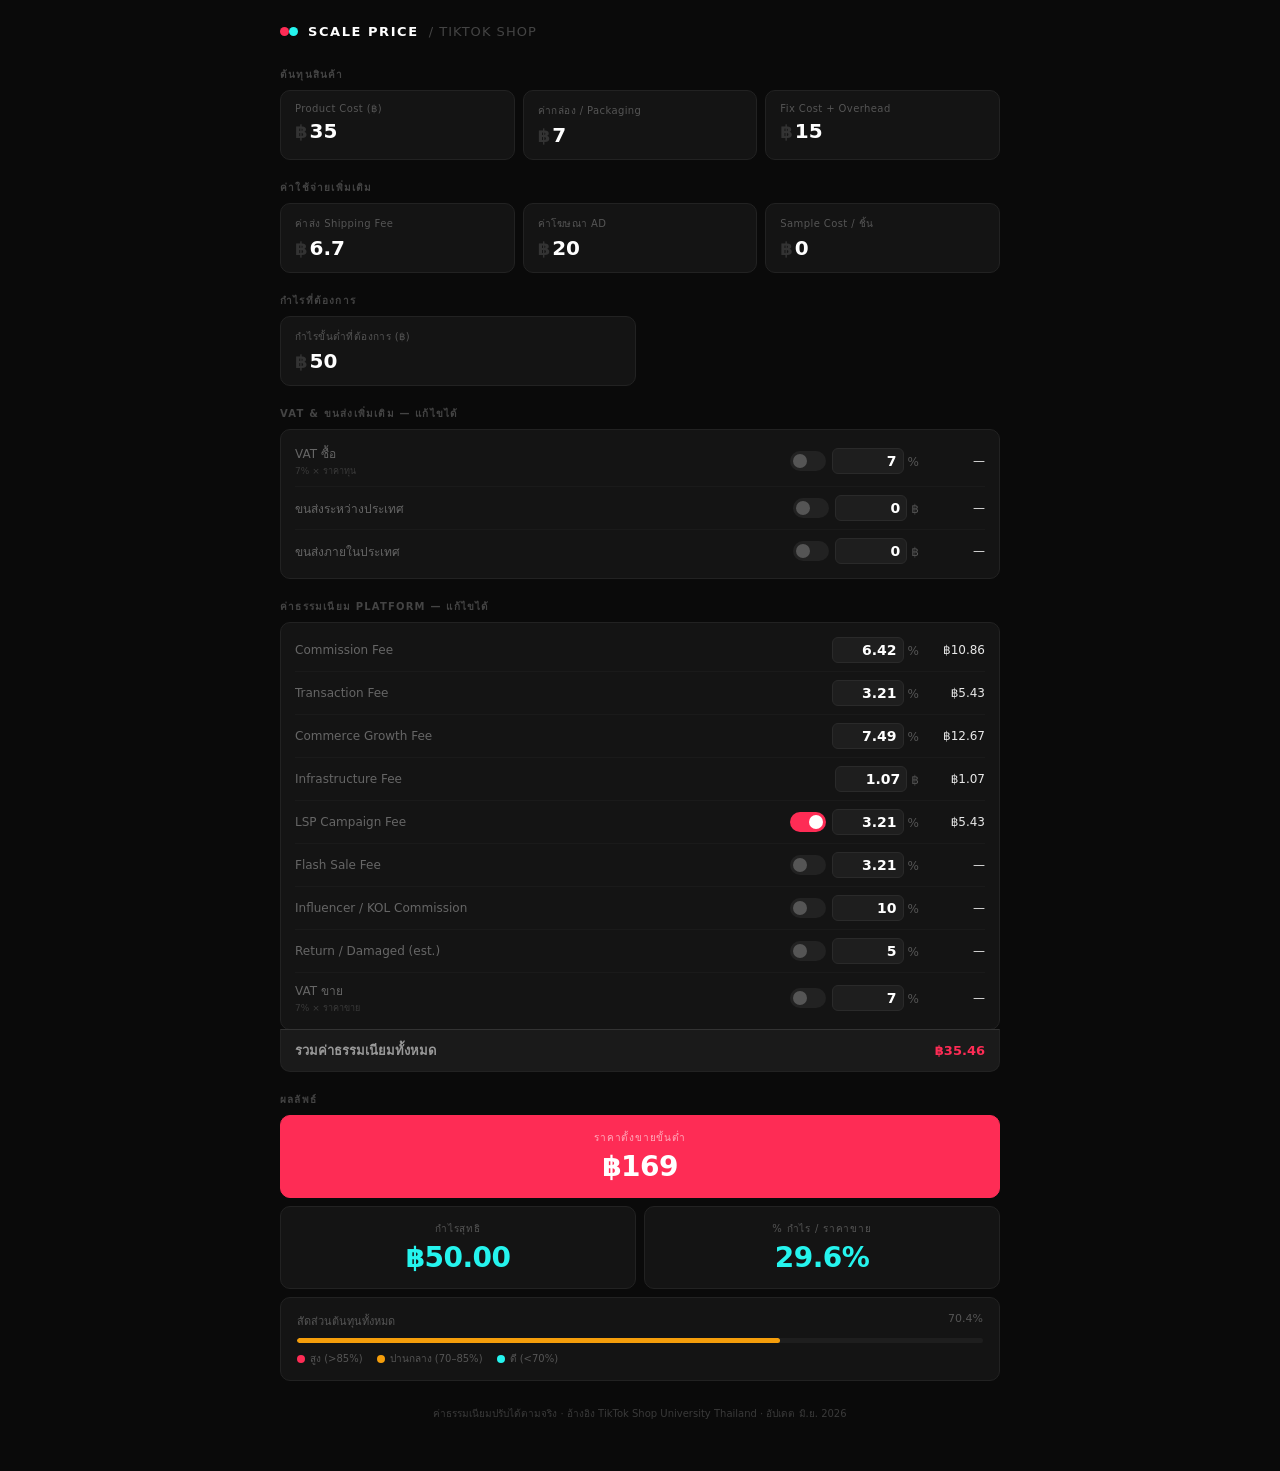
<file: index.html>
<!DOCTYPE html>
<html lang="th">
<head>
<meta charset="UTF-8">
<meta name="viewport" content="width=device-width, initial-scale=1.0">
<title>SCALE PRICE — TikTok Shop Calculator</title>
<style>
* { box-sizing: border-box; margin: 0; padding: 0; }
body {
  font-family: 'Segoe UI', system-ui, sans-serif;
  background: #0a0a0a;
  color: #e8e8e8;
  min-height: 100vh;
  padding: 1.5rem 1rem 3rem;
}
.container { max-width: 720px; margin: 0 auto; }

header { display: flex; align-items: center; gap: 10px; margin-bottom: 1.75rem; }
.logo { display: flex; gap: 5px; align-items: center; }
.dot { width: 9px; height: 9px; border-radius: 50%; }
.dot-r { background: #fe2c55; }
.dot-c { background: #25f4ee; margin-left: -5px; }
header h1 { font-size: 13px; font-weight: 700; letter-spacing: 0.12em; text-transform: uppercase; color: #fff; }
header span { font-size: 13px; color: #444; letter-spacing: 0.08em; text-transform: uppercase; }

.slabel {
  font-size: 10px; font-weight: 700; letter-spacing: 0.12em;
  text-transform: uppercase; color: #444; margin-bottom: 8px; margin-top: 1.25rem;
}

.g2 { display: grid; grid-template-columns: 1fr 1fr; gap: 8px; }
.g3 { display: grid; grid-template-columns: 1fr 1fr 1fr; gap: 8px; }

.icard {
  background: #141414; border: 1px solid #222; border-radius: 10px;
  padding: 12px 14px;
}
.icard label { display: block; font-size: 10px; color: #555; margin-bottom: 5px; letter-spacing: 0.04em; }
.irow { display: flex; align-items: baseline; gap: 2px; }
.pfx { font-size: 18px; font-weight: 600; color: #333; }
.sfx { font-size: 18px; font-weight: 600; color: #333; }
.icard input[type="number"] {
  width: 100%; background: transparent; border: none; outline: none;
  font-size: 20px; font-weight: 600; color: #fff; font-family: inherit;
  -moz-appearance: textfield;
}
.icard input[type="number"]::-webkit-inner-spin-button,
.icard input[type="number"]::-webkit-outer-spin-button { -webkit-appearance: none; }

/* fee editable rows */
.fee-edit-box {
  background: #141414; border: 1px solid #222; border-radius: 10px;
  padding: 6px 14px; margin-top: 8px;
}
.fee-edit-row {
  display: flex; align-items: center; justify-content: space-between;
  padding: 8px 0; border-bottom: 1px solid #1a1a1a; gap: 8px;
}
.fee-edit-row:last-child { border-bottom: none; }
.fe-name { font-size: 12px; color: #666; flex: 1; }
.fe-input-wrap { display: flex; align-items: baseline; gap: 2px; }
.fe-input-wrap input[type="number"] {
  background: #1e1e1e; border: 1px solid #2a2a2a; border-radius: 6px;
  color: #fff; font-size: 14px; font-weight: 600; font-family: inherit;
  padding: 4px 6px; width: 72px; text-align: right; outline: none;
  -moz-appearance: textfield;
}
.fe-input-wrap input[type="number"]::-webkit-inner-spin-button,
.fe-input-wrap input[type="number"]::-webkit-outer-spin-button { -webkit-appearance: none; }
.fe-input-wrap input[type="number"]:focus { border-color: #fe2c55; }
.fe-unit { font-size: 12px; color: #555; margin-left: 2px; }
.fe-calc { font-size: 12px; color: #e8e8e8; font-variant-numeric: tabular-nums; min-width: 60px; text-align: right; }
.fe-toggle { display: flex; align-items: center; gap: 6px; }
.fe-sub { font-size: 9px; color: #3a3a3a; display: block; margin-top: 1px; }

/* toggle */
.toggle { position: relative; width: 36px; height: 20px; flex-shrink: 0; }
.toggle input { opacity: 0; width: 0; height: 0; }
.tslider {
  position: absolute; inset: 0; background: #222; border-radius: 20px;
  cursor: pointer; transition: background 0.2s;
}
.tslider:before {
  content: ''; position: absolute; width: 14px; height: 14px;
  left: 3px; top: 3px; background: #555; border-radius: 50%; transition: all 0.2s;
}
input:checked + .tslider { background: #fe2c55; }
input:checked + .tslider:before { transform: translateX(16px); background: #fff; }

/* fee total row */
.fee-total-row {
  display: flex; justify-content: space-between; align-items: center;
  padding: 10px 14px; background: #1a1a1a; border-radius: 0 0 10px 10px;
  border: 1px solid #222; border-top: 1px solid #333; margin-top: -1px; font-size: 13px;
}
.fee-total-row .ft-name { color: #999; font-weight: 600; }
.fee-total-row .ft-amt { color: #fe2c55; font-weight: 700; font-variant-numeric: tabular-nums; }

/* results */
.results { display: grid; grid-template-columns: 1fr 1fr; gap: 8px; margin-top: 8px; }
.rcard {
  border-radius: 10px; padding: 14px 16px; text-align: center;
  background: #141414; border: 1px solid #222;
}
.rcard.main { grid-column: 1 / -1; background: #fe2c55; border-color: #fe2c55; }
.rlabel { font-size: 10px; letter-spacing: 0.08em; text-transform: uppercase; margin-bottom: 5px; }
.rcard .rlabel { color: #555; }
.rcard.main .rlabel { color: rgba(255,255,255,0.6); }
.rval { font-size: 28px; font-weight: 700; letter-spacing: -0.02em; font-variant-numeric: tabular-nums; }
.rcard .rval { color: #e8e8e8; }
.rcard.main .rval { color: #fff; }
.positive { color: #25f4ee !important; }
.negative { color: #fe2c55 !important; }

.bar-wrap {
  background: #141414; border: 1px solid #222; border-radius: 10px;
  padding: 14px 16px; margin-top: 8px;
}
.bar-header { display: flex; justify-content: space-between; font-size: 11px; color: #555; margin-bottom: 8px; }
.bar-track { height: 5px; background: #1e1e1e; border-radius: 3px; overflow: hidden; }
.bar-fill { height: 100%; border-radius: 3px; transition: width 0.3s ease; }
.bar-legend { display: flex; gap: 14px; margin-top: 8px; flex-wrap: wrap; }
.bl { display: flex; align-items: center; gap: 5px; font-size: 10px; color: #555; }
.bl-dot { width: 8px; height: 8px; border-radius: 50%; }

.note { font-size: 10px; color: #3a3a3a; text-align: center; margin-top: 1.5rem; line-height: 1.8; }
</style>
</head>
<body>
<div class="container">

<header>
  <div class="logo">
    <div class="dot dot-r"></div>
    <div class="dot dot-c"></div>
  </div>
  <h1>Scale Price</h1>
  <span>/ TikTok Shop</span>
</header>

<!-- COST INPUTS -->
<div class="slabel">ต้นทุนสินค้า</div>
<div class="g3">
  <div class="icard">
    <label>Product Cost (฿)</label>
    <div class="irow"><span class="pfx">฿</span><input type="number" id="product_cost" value="35" min="0" oninput="calc()"></div>
  </div>
  <div class="icard">
    <label>ค่ากล่อง / Packaging</label>
    <div class="irow"><span class="pfx">฿</span><input type="number" id="box" value="7" min="0" oninput="calc()"></div>
  </div>
  <div class="icard">
    <label>Fix Cost + Overhead</label>
    <div class="irow"><span class="pfx">฿</span><input type="number" id="fixcost" value="15" min="0" oninput="calc()"></div>
  </div>
</div>

<div class="slabel">ค่าใช้จ่ายเพิ่มเติม</div>
<div class="g3">
  <div class="icard">
    <label>ค่าส่ง Shipping Fee</label>
    <div class="irow"><span class="pfx">฿</span><input type="number" id="shipping" value="6.7" min="0" step="0.1" oninput="calc()"></div>
  </div>
  <div class="icard">
    <label>ค่าโฆษณา AD</label>
    <div class="irow"><span class="pfx">฿</span><input type="number" id="ad" value="20" min="0" oninput="calc()"></div>
  </div>
  <div class="icard">
    <label>Sample Cost / ชิ้น</label>
    <div class="irow"><span class="pfx">฿</span><input type="number" id="sample" value="0" min="0" step="0.1" oninput="calc()"></div>
  </div>
</div>

<div class="slabel">กำไรที่ต้องการ</div>
<div class="g2">
  <div class="icard">
    <label>กำไรขั้นต่ำที่ต้องการ (฿)</label>
    <div class="irow"><span class="pfx">฿</span><input type="number" id="profit_target" value="50" min="0" oninput="calc()"></div>
  </div>
</div>

<!-- VAT + INTL/DOMESTIC SHIPPING -->
<div class="slabel">VAT &amp; ขนส่งเพิ่มเติม — แก้ไขได้</div>
<div class="fee-edit-box">

  <!-- VAT ซื้อ -->
  <div class="fee-edit-row">
    <span class="fe-name">VAT ซื้อ<span class="fe-sub">7% × ราคาทุน</span></span>
    <div class="fe-toggle">
      <label class="toggle"><input type="checkbox" id="vatbuy_toggle" onchange="calc()"><span class="tslider"></span></label>
      <div class="fe-input-wrap">
        <input type="number" id="r-vatbuy" value="7" step="0.01" min="0" max="100" oninput="calc()">
        <span class="fe-unit">%</span>
      </div>
      <span class="fe-calc" id="fc-vatbuy">฿0.00</span>
    </div>
  </div>

  <!-- ขนส่งระหว่างประเทศ -->
  <div class="fee-edit-row">
    <span class="fe-name">ขนส่งระหว่างประเทศ</span>
    <div class="fe-toggle">
      <label class="toggle"><input type="checkbox" id="intlship_toggle" onchange="calc()"><span class="tslider"></span></label>
      <div class="fe-input-wrap">
        <input type="number" id="r-intlship" value="0" step="0.1" min="0" oninput="calc()">
        <span class="fe-unit">฿</span>
      </div>
      <span class="fe-calc" id="fc-intlship">฿0.00</span>
    </div>
  </div>

  <!-- ขนส่งภายในประเทศ -->
  <div class="fee-edit-row">
    <span class="fe-name">ขนส่งภายในประเทศ</span>
    <div class="fe-toggle">
      <label class="toggle"><input type="checkbox" id="domship_toggle" onchange="calc()"><span class="tslider"></span></label>
      <div class="fe-input-wrap">
        <input type="number" id="r-domship" value="0" step="0.1" min="0" oninput="calc()">
        <span class="fe-unit">฿</span>
      </div>
      <span class="fe-calc" id="fc-domship">฿0.00</span>
    </div>
  </div>

</div>

<!-- FEES EDITABLE -->
<div class="slabel">ค่าธรรมเนียม Platform — แก้ไขได้</div>
<div class="fee-edit-box">

  <!-- Commission -->
  <div class="fee-edit-row">
    <span class="fe-name">Commission Fee</span>
    <div class="fe-toggle">
      <div class="fe-input-wrap">
        <input type="number" id="r-comm" value="6.42" step="0.01" min="0" max="100" oninput="calc()">
        <span class="fe-unit">%</span>
      </div>
      <span class="fe-calc" id="fc-comm">฿0.00</span>
    </div>
  </div>

  <!-- Transaction -->
  <div class="fee-edit-row">
    <span class="fe-name">Transaction Fee</span>
    <div class="fe-toggle">
      <div class="fe-input-wrap">
        <input type="number" id="r-tx" value="3.21" step="0.01" min="0" max="100" oninput="calc()">
        <span class="fe-unit">%</span>
      </div>
      <span class="fe-calc" id="fc-tx">฿0.00</span>
    </div>
  </div>

  <!-- Commerce Growth -->
  <div class="fee-edit-row">
    <span class="fe-name">Commerce Growth Fee</span>
    <div class="fe-toggle">
      <div class="fe-input-wrap">
        <input type="number" id="r-growth" value="7.49" step="0.01" min="0" max="100" oninput="calc()">
        <span class="fe-unit">%</span>
      </div>
      <span class="fe-calc" id="fc-growth">฿0.00</span>
    </div>
  </div>

  <!-- Infrastructure -->
  <div class="fee-edit-row">
    <span class="fe-name">Infrastructure Fee</span>
    <div class="fe-toggle">
      <div class="fe-input-wrap">
        <input type="number" id="r-infra" value="1.07" step="0.01" min="0" oninput="calc()">
        <span class="fe-unit">฿</span>
      </div>
      <span class="fe-calc" id="fc-infra">฿1.07</span>
    </div>
  </div>

  <!-- LSP -->
  <div class="fee-edit-row">
    <span class="fe-name">LSP Campaign Fee</span>
    <div class="fe-toggle">
      <label class="toggle"><input type="checkbox" id="lsp_toggle" checked onchange="calc()"><span class="tslider"></span></label>
      <div class="fe-input-wrap">
        <input type="number" id="r-lsp" value="3.21" step="0.01" min="0" max="100" oninput="calc()">
        <span class="fe-unit">%</span>
      </div>
      <span class="fe-calc" id="fc-lsp">฿0.00</span>
    </div>
  </div>

  <!-- Flash Sale -->
  <div class="fee-edit-row">
    <span class="fe-name">Flash Sale Fee</span>
    <div class="fe-toggle">
      <label class="toggle"><input type="checkbox" id="flash_toggle" onchange="calc()"><span class="tslider"></span></label>
      <div class="fe-input-wrap">
        <input type="number" id="r-flash" value="3.21" step="0.01" min="0" max="100" oninput="calc()">
        <span class="fe-unit">%</span>
      </div>
      <span class="fe-calc" id="fc-flash">฿0.00</span>
    </div>
  </div>

  <!-- Influencer / KOL -->
  <div class="fee-edit-row">
    <span class="fe-name">Influencer / KOL Commission</span>
    <div class="fe-toggle">
      <label class="toggle"><input type="checkbox" id="influ_toggle" onchange="calc()"><span class="tslider"></span></label>
      <div class="fe-input-wrap">
        <input type="number" id="r-influ" value="10" step="0.01" min="0" max="100" oninput="calc()">
        <span class="fe-unit">%</span>
      </div>
      <span class="fe-calc" id="fc-influ">฿0.00</span>
    </div>
  </div>

  <!-- Return -->
  <div class="fee-edit-row">
    <span class="fe-name">Return / Damaged (est.)</span>
    <div class="fe-toggle">
      <label class="toggle"><input type="checkbox" id="return_toggle" onchange="calc()"><span class="tslider"></span></label>
      <div class="fe-input-wrap">
        <input type="number" id="r-return" value="5" step="0.1" min="0" max="100" oninput="calc()">
        <span class="fe-unit">%</span>
      </div>
      <span class="fe-calc" id="fc-return">฿0.00</span>
    </div>
  </div>

  <!-- VAT ขาย -->
  <div class="fee-edit-row">
    <span class="fe-name">VAT ขาย<span class="fe-sub">7% × ราคาขาย</span></span>
    <div class="fe-toggle">
      <label class="toggle"><input type="checkbox" id="vatsell_toggle" onchange="calc()"><span class="tslider"></span></label>
      <div class="fe-input-wrap">
        <input type="number" id="r-vatsell" value="7" step="0.01" min="0" max="100" oninput="calc()">
        <span class="fe-unit">%</span>
      </div>
      <span class="fe-calc" id="fc-vatsell">฿0.00</span>
    </div>
  </div>

</div>
<div class="fee-total-row">
  <span class="ft-name">รวมค่าธรรมเนียมทั้งหมด</span>
  <span class="ft-amt" id="f-total">฿0.00</span>
</div>

<!-- RESULTS -->
<div class="slabel">ผลลัพธ์</div>
<div class="results">
  <div class="rcard main">
    <div class="rlabel">ราคาตั้งขายขั้นต่ำ</div>
    <div class="rval" id="r-price">฿0</div>
  </div>
  <div class="rcard">
    <div class="rlabel">กำไรสุทธิ</div>
    <div class="rval positive" id="r-profit">฿0</div>
  </div>
  <div class="rcard">
    <div class="rlabel">% กำไร / ราคาขาย</div>
    <div class="rval" id="r-margin">0%</div>
  </div>
</div>

<div class="bar-wrap">
  <div class="bar-header">
    <span>สัดส่วนต้นทุนทั้งหมด</span>
    <span id="cost-pct">0%</span>
  </div>
  <div class="bar-track">
    <div class="bar-fill" id="bar-cost" style="width:0%; background:#fe2c55;"></div>
  </div>
  <div class="bar-legend">
    <span class="bl"><span class="bl-dot" style="background:#fe2c55"></span>สูง (>85%)</span>
    <span class="bl"><span class="bl-dot" style="background:#f59e0b"></span>ปานกลาง (70–85%)</span>
    <span class="bl"><span class="bl-dot" style="background:#25f4ee"></span>ดี (<70%)</span>
  </div>
</div>

<div class="note">
  ค่าธรรมเนียมปรับได้ตามจริง · อ้างอิง TikTok Shop University Thailand · อัปเดต มิ.ย. 2026
</div>

</div>

<script>
function g(id) { return parseFloat(document.getElementById(id).value) || 0; }
function chk(id) { return document.getElementById(id).checked; }
function fmt(n) { return '฿' + n.toFixed(2); }
function fmtInt(n) { return '฿' + Math.round(n).toLocaleString(); }

function calc() {
  const productCost = g('product_cost');
  const box         = g('box');
  const fixcost     = g('fixcost');
  const shipping    = g('shipping');
  const ad          = g('ad');
  const sample      = g('sample');
  const wantProfit  = g('profit_target');

  const rComm   = g('r-comm')   / 100;
  const rTx     = g('r-tx')     / 100;
  const rGrowth = g('r-growth') / 100;
  const rInfra  = g('r-infra');
  const rLsp    = g('r-lsp')    / 100;
  const rFlash  = g('r-flash')  / 100;
  const rInflu  = g('r-influ')  / 100;
  const rReturn = g('r-return') / 100;
  const rVatSell = g('r-vatsell') / 100;
  const rVatBuy  = g('r-vatbuy')  / 100;
  const intlShip = g('r-intlship');
  const domShip  = g('r-domship');

  const hasLSP     = chk('lsp_toggle');
  const hasFlash   = chk('flash_toggle');
  const hasInflu   = chk('influ_toggle');
  const hasReturn  = chk('return_toggle');
  const hasVatSell = chk('vatsell_toggle');
  const hasVatBuy  = chk('vatbuy_toggle');
  const hasIntlShip = chk('intlship_toggle');
  const hasDomShip  = chk('domship_toggle');

  const vatBuyAmt   = hasVatBuy   ? productCost * rVatBuy : 0;
  const intlShipAmt = hasIntlShip ? intlShip : 0;
  const domShipAmt  = hasDomShip  ? domShip  : 0;

  const totalCost = productCost + box + fixcost + shipping + ad + sample + vatBuyAmt + intlShipAmt + domShipAmt;

  let totalPctFee = rComm + rTx + rGrowth;
  if (hasLSP)     totalPctFee += rLsp;
  if (hasFlash)   totalPctFee += rFlash;
  if (hasInflu)   totalPctFee += rInflu;
  if (hasReturn)  totalPctFee += rReturn;
  if (hasVatSell) totalPctFee += rVatSell;

  const price = (totalCost + wantProfit + rInfra) / (1 - totalPctFee);

  const commAmt    = price * rComm;
  const txAmt      = price * rTx;
  const growthAmt  = price * rGrowth;
  const lspAmt     = hasLSP     ? price * rLsp     : 0;
  const flashAmt   = hasFlash   ? price * rFlash   : 0;
  const influAmt   = hasInflu   ? price * rInflu   : 0;
  const returnAmt  = hasReturn  ? price * rReturn  : 0;
  const vatSellAmt = hasVatSell ? price * rVatSell : 0;
  const totalFee   = commAmt + txAmt + growthAmt + rInfra + lspAmt + flashAmt + influAmt + returnAmt + vatSellAmt;
  const netProfit = price - totalCost - totalFee;
  const marginPct = price > 0 ? (netProfit / price) * 100 : 0;
  const costRatio = price > 0 ? ((totalCost + totalFee) / price) * 100 : 0;

  // update fee calc displays
  document.getElementById('fc-comm').textContent     = fmt(commAmt);
  document.getElementById('fc-tx').textContent       = fmt(txAmt);
  document.getElementById('fc-growth').textContent   = fmt(growthAmt);
  document.getElementById('fc-infra').textContent    = fmt(rInfra);
  document.getElementById('fc-lsp').textContent      = hasLSP      ? fmt(lspAmt)     : '—';
  document.getElementById('fc-flash').textContent    = hasFlash    ? fmt(flashAmt)   : '—';
  document.getElementById('fc-influ').textContent    = hasInflu    ? fmt(influAmt)   : '—';
  document.getElementById('fc-return').textContent   = hasReturn   ? fmt(returnAmt)  : '—';
  document.getElementById('fc-vatsell').textContent  = hasVatSell  ? fmt(vatSellAmt) : '—';
  document.getElementById('fc-vatbuy').textContent   = hasVatBuy   ? fmt(vatBuyAmt)  : '—';
  document.getElementById('fc-intlship').textContent = hasIntlShip ? fmt(intlShipAmt) : '—';
  document.getElementById('fc-domship').textContent  = hasDomShip  ? fmt(domShipAmt)  : '—';
  document.getElementById('f-total').textContent     = fmt(totalFee);

  document.getElementById('r-price').textContent = fmtInt(price);

  const profitEl = document.getElementById('r-profit');
  profitEl.textContent = fmt(netProfit);
  profitEl.className = 'rval ' + (netProfit >= 0 ? 'positive' : 'negative');

  const marginEl = document.getElementById('r-margin');
  marginEl.textContent = marginPct.toFixed(1) + '%';
  marginEl.className = 'rval ' + (marginPct >= 20 ? 'positive' : marginPct >= 10 ? '' : 'negative');

  const ratio = Math.min(costRatio, 100);
  const bar = document.getElementById('bar-cost');
  bar.style.width = ratio.toFixed(1) + '%';
  bar.style.background = ratio > 85 ? '#fe2c55' : ratio > 70 ? '#f59e0b' : '#25f4ee';
  document.getElementById('cost-pct').textContent = ratio.toFixed(1) + '%';
}

calc();
</script>
</body>
</html>
</file>
